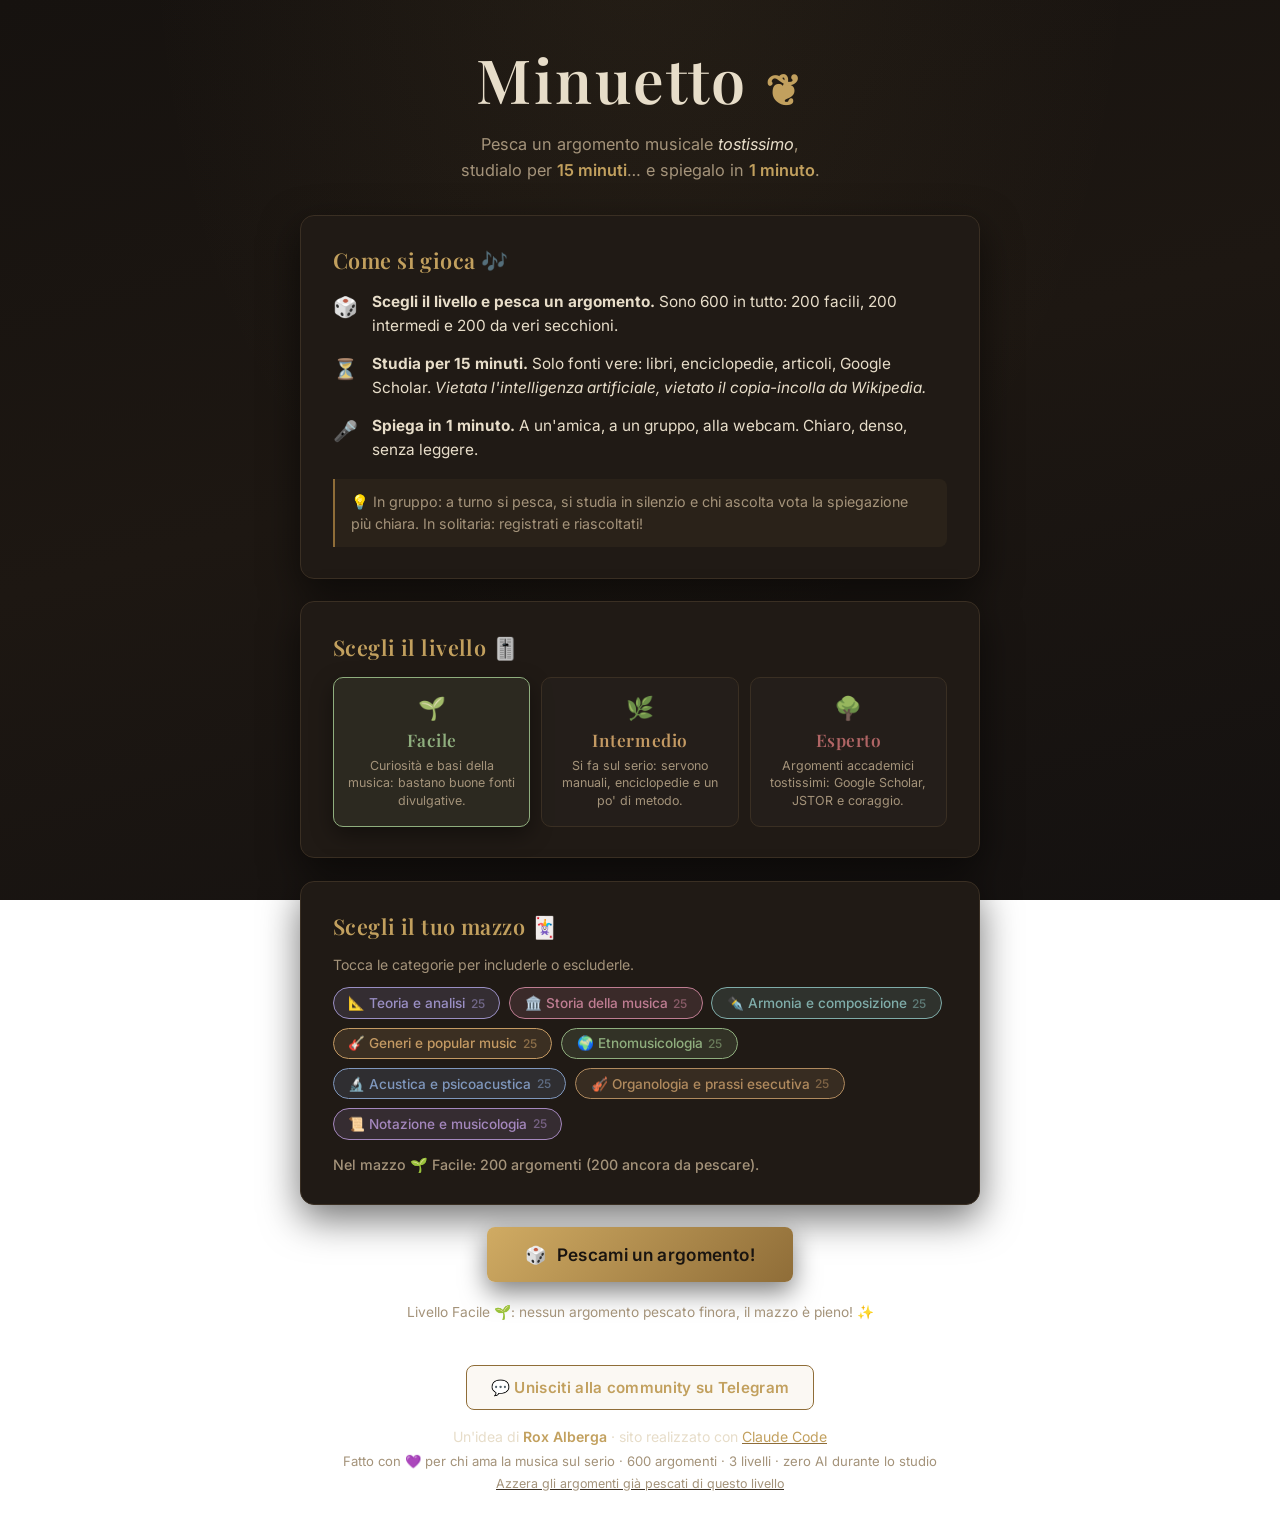
<file: index.html>
<!DOCTYPE html>
<html lang="it">
<head>
  <meta charset="UTF-8">
  <meta name="viewport" content="width=device-width, initial-scale=1.0">
  <title>Minuetto · studia 15 minuti, spiega in 1</title>
  <meta name="description" content="Pesca un argomento musicale accademicamente tosto, studialo per 15 minuti senza AI e spiegalo in 1 minuto. Un gioco per nerd della musica.">
  <link rel="icon" href="data:image/svg+xml,<svg xmlns='http://www.w3.org/2000/svg' viewBox='0 0 100 100'><text y='.9em' font-size='90'>🎼</text></svg>">
  <link rel="preconnect" href="https://fonts.googleapis.com">
  <link rel="preconnect" href="https://fonts.gstatic.com" crossorigin>
  <link href="https://fonts.googleapis.com/css2?family=Playfair+Display:ital,wght@0,500;0,600;0,700;1,500&family=Inter:wght@400;500;600;700&display=swap" rel="stylesheet">
  <link rel="stylesheet" href="style.css">
</head>
<body>

  <div class="floating-notes" aria-hidden="true"></div>

  <header class="hero">
    <h1 class="logo">Minuetto <span class="logo-orn">❦</span></h1>
    <p class="tagline">Pesca un argomento musicale <em>tostissimo</em>,<br>
      studialo per <strong>15 minuti</strong>… e spiegalo in <strong>1 minuto</strong>.</p>
  </header>

  <main>

    <!-- ═══════════ SCHERMATA: HOME ═══════════ -->
    <section id="screen-home" class="screen active">

      <div class="card rules-card">
        <h2>Come si gioca 🎶</h2>
        <ol class="rules">
          <li><span class="rule-emoji">🎲</span><div><strong>Scegli il livello e pesca un argomento.</strong> Sono 600 in tutto: 200 facili, 200 intermedi e 200 da veri secchioni.</div></li>
          <li><span class="rule-emoji">⏳</span><div><strong>Studia per 15 minuti.</strong> Solo fonti vere: libri, enciclopedie, articoli, Google Scholar. <em>Vietata l'intelligenza artificiale, vietato il copia-incolla da Wikipedia.</em></div></li>
          <li><span class="rule-emoji">🎤</span><div><strong>Spiega in 1 minuto.</strong> A un'amica, a un gruppo, alla webcam. Chiaro, denso, senza leggere.</div></li>
        </ol>
        <p class="rules-note">💡 In gruppo: a turno si pesca, si studia in silenzio e chi ascolta vota la spiegazione più chiara. In solitaria: registrati e riascoltati!</p>
      </div>

      <div class="card level-card">
        <h2>Scegli il livello 🎚️</h2>
        <div id="level-picker" class="levels"></div>
      </div>

      <div class="card filter-card">
        <h2>Scegli il tuo mazzo 🃏</h2>
        <p class="filter-hint">Tocca le categorie per includerle o escluderle.</p>
        <div id="category-chips" class="chips"></div>
        <p id="deck-info" class="deck-info"></p>
      </div>

      <button id="btn-draw" class="btn btn-big btn-primary">
        <span class="btn-emoji">🎲</span> Pescami un argomento!
      </button>

      <p id="used-info" class="used-info"></p>

    </section>

    <!-- ═══════════ SCHERMATA: ARGOMENTO PESCATO ═══════════ -->
    <section id="screen-topic" class="screen">
      <div class="card topic-card" id="topic-card">
        <div class="badge-row">
          <div class="topic-badge" id="topic-badge"></div>
          <div class="topic-badge level-badge" id="level-badge"></div>
        </div>
        <p class="topic-label" id="topic-label">Il tuo argomento è…</p>
        <div class="slot-window">
          <h2 class="topic-title" id="topic-title"></h2>
        </div>
        <p class="topic-tip" id="topic-tip"></p>
      </div>
      <div class="btn-row" id="topic-actions">
        <button id="btn-start-study" class="btn btn-big btn-primary"><span class="btn-emoji">⏳</span> Via ai 15 minuti!</button>
        <button id="btn-redraw" class="btn btn-ghost">🔁 Ripesca</button>
        <button id="btn-back-home" class="btn btn-ghost">← Indietro</button>
      </div>
    </section>

    <!-- ═══════════ SCHERMATA: TIMER ═══════════ -->
    <section id="screen-timer" class="screen">
      <div class="card timer-card" id="timer-card">
        <p class="phase-label" id="phase-label">📚 Fase di studio</p>
        <p class="timer-topic" id="timer-topic"></p>

        <div class="ring-wrap">
          <svg class="ring" viewBox="0 0 260 260" aria-hidden="true">
            <circle class="ring-bg" cx="130" cy="130" r="118"/>
            <circle class="ring-fg" id="ring-fg" cx="130" cy="130" r="118"/>
          </svg>
          <div class="timer-display" id="timer-display" role="timer" aria-live="polite">15:00</div>
        </div>

        <p class="phase-hint" id="phase-hint">Niente AI, niente scorciatoie. Scholar, libri e appunti. 💪</p>

        <div class="btn-row">
          <button id="btn-pause" class="btn btn-secondary">⏸️ Pausa</button>
          <button id="btn-skip" class="btn btn-ghost">⏭️ Ho finito, passa alla spiegazione</button>
          <button id="btn-abandon" class="btn btn-ghost btn-danger">✖️ Abbandona</button>
        </div>
      </div>
    </section>

    <!-- ═══════════ SCHERMATA: FINE ═══════════ -->
    <section id="screen-done" class="screen">
      <div class="card done-card">
        <div class="done-emoji">❧ 𝄞 ❦</div>
        <h2>Tempo scaduto, standing ovation!</h2>
        <p class="done-topic" id="done-topic"></p>
        <p class="done-text">Com'è andata la spiegazione? Se chi ti ascoltava ha capito <em>e</em> ha imparato qualcosa, hai vinto il round. 🏆</p>
        <div class="btn-row">
          <button id="btn-again" class="btn btn-big btn-primary"><span class="btn-emoji">🎲</span> Nuovo argomento!</button>
          <button id="btn-done-home" class="btn btn-ghost">🏠 Torna all'inizio</button>
        </div>
      </div>
    </section>

  </main>

  <footer>
    <a class="telegram-link" href="https://t.me/conversazioneroxalberga" target="_blank" rel="noopener">
      💬 Unisciti alla community su Telegram
    </a>
    <p class="credits">Un'idea di <strong>Rox Alberga</strong> · sito realizzato con <a href="https://claude.com/claude-code" target="_blank" rel="noopener">Claude Code</a></p>
    <p>Fatto con 💜 per chi ama la musica sul serio · 600 argomenti · 3 livelli · zero AI durante lo studio</p>
    <button id="btn-reset-used" class="btn-link">Azzera gli argomenti già pescati di questo livello</button>
  </footer>

  <div id="confetti-layer" aria-hidden="true"></div>

  <script src="topics.js"></script>
  <script src="script.js"></script>
</body>
</html>
</file>
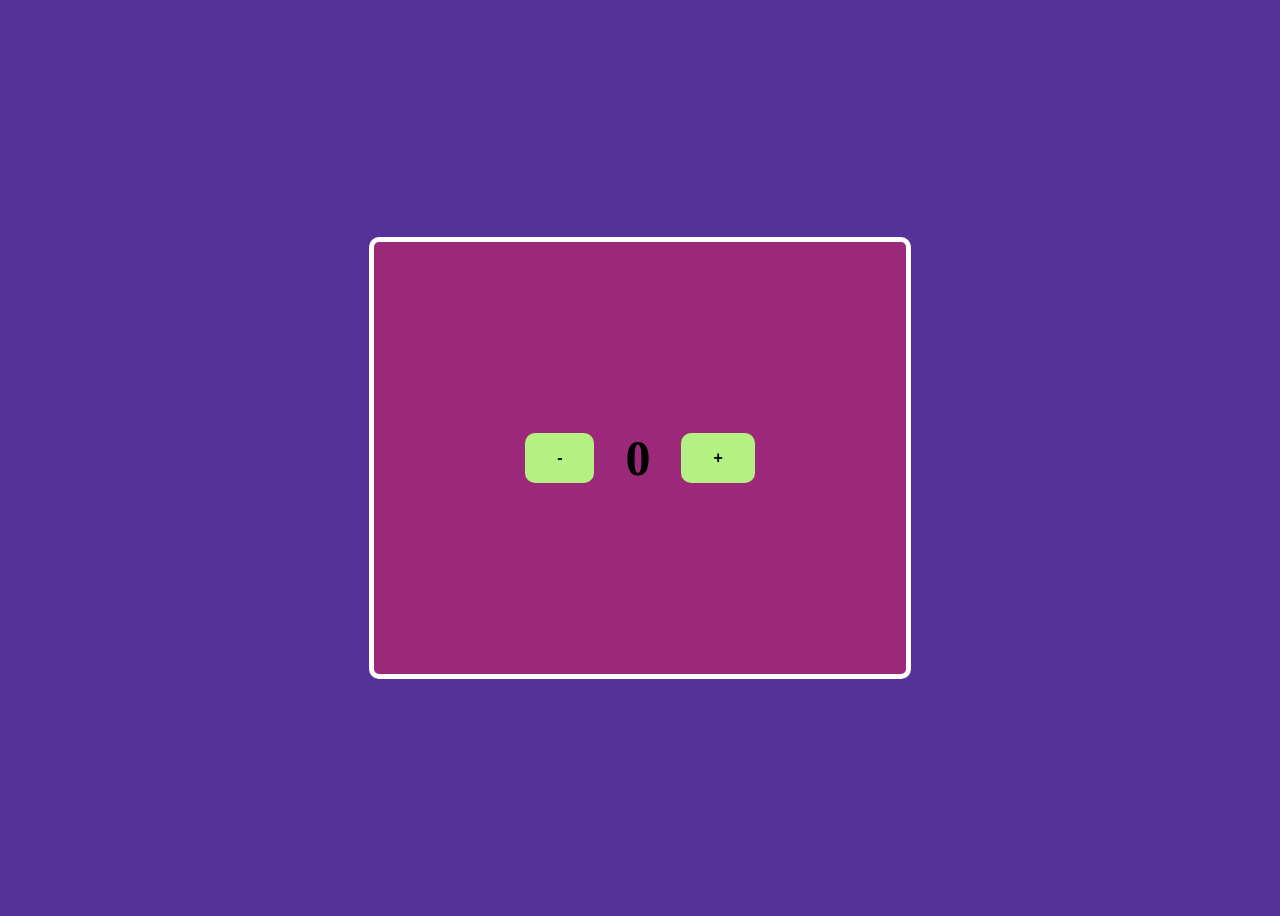
<file: progetto javascript-basic/index.html>
<!DOCTYPE html>
<html lang="it">
<head>
    <meta charset="UTF-8">
    <meta name="viewport" content="width=device-width, initial-scale=1.0">
    <script src='counter.js'></script>
    <link rel="stylesheet" href="stylesheet.css">
    <title>COUNTER</title>
</head>
<body>
    <section class='main'>
        <div class= 'container'>
  
   
            <button id="minus" onclick="meno()">-</button>
            <p id="para"> 0 </p>
            <button id="plus" onclick="più()">+</button>


        </div>   


    </section>
   
</body>
</html>
</file>
<file: style.css>
/* ═══════════════════════════════════════════════
   Minuetto ❦ — foglio di stile (dark academia)
   ═══════════════════════════════════════════════ */

:root {
  --bg-1: #16120f;
  --bg-2: #1d1712;
  --bg-3: #141110;
  --card: #201a15;
  --card-edge: #3a2f23;
  --ink: #e7ddc9;
  --ink-soft: #a4937a;
  --gold: #c2a05e;
  --gold-deep: #8f6d38;
  --bordeaux: #a05252;
  --shadow: 0 14px 38px rgba(0, 0, 0, 0.55);
  --radius: 14px;
}

* { margin: 0; padding: 0; box-sizing: border-box; }

html { scroll-behavior: smooth; }

body {
  font-family: "Inter", "Segoe UI", sans-serif;
  color: var(--ink);
  min-height: 100vh;
  background:
    radial-gradient(ellipse at 50% -10%, rgba(194, 160, 94, 0.07), transparent 55%),
    linear-gradient(165deg, var(--bg-1) 0%, var(--bg-2) 48%, var(--bg-3) 100%);
  background-attachment: fixed;
  display: flex;
  flex-direction: column;
  align-items: center;
  padding: 2.4rem 1rem 3rem;
  overflow-x: hidden;
}

/* ── Notine fluttuanti sullo sfondo ── */
.floating-notes {
  position: fixed;
  inset: 0;
  pointer-events: none;
  z-index: 0;
  overflow: hidden;
}
.floating-notes span {
  position: absolute;
  bottom: -3rem;
  font-size: 1.6rem;
  color: var(--gold);
  opacity: 0;
  animation: floatUp linear infinite;
}
@keyframes floatUp {
  0%   { transform: translateY(0) rotate(-8deg); opacity: 0; }
  10%  { opacity: .12; }
  90%  { opacity: .08; }
  100% { transform: translateY(-110vh) rotate(14deg); opacity: 0; }
}

header, main, footer { position: relative; z-index: 1; width: 100%; max-width: 680px; }

/* ── Header ── */
.hero { text-align: center; margin-bottom: 2rem; }
.logo {
  font-family: "Playfair Display", serif;
  font-size: clamp(2.6rem, 8vw, 3.8rem);
  font-weight: 600;
  letter-spacing: 0.04em;
  color: var(--ink);
}
.logo-orn {
  color: var(--gold);
  font-size: .7em;
  vertical-align: middle;
  display: inline-block;
}
.tagline { margin-top: .7rem; font-size: 1.02rem; color: var(--ink-soft); line-height: 1.6; }
.tagline strong { color: var(--gold); font-weight: 600; }
.tagline em { font-style: italic; color: var(--ink); }

/* ── Schermate ── */
.screen { display: none; flex-direction: column; align-items: center; gap: 1.4rem; animation: pop .35s ease; }
.screen.active { display: flex; }
@keyframes pop {
  from { opacity: 0; transform: translateY(14px) scale(.99); }
  to   { opacity: 1; transform: none; }
}

/* ── Card generiche ── */
.card {
  background: var(--card);
  border-radius: var(--radius);
  box-shadow: var(--shadow);
  padding: 1.9rem 2rem;
  width: 100%;
  border: 1px solid var(--card-edge);
}
.card h2 {
  font-family: "Playfair Display", serif;
  font-size: 1.35rem;
  font-weight: 600;
  letter-spacing: 0.02em;
  margin-bottom: 1rem;
  color: var(--gold);
}

/* ── Regole ── */
.rules { list-style: none; display: flex; flex-direction: column; gap: .9rem; }
.rules li { display: flex; gap: .85rem; align-items: flex-start; line-height: 1.55; font-size: .96rem; }
.rule-emoji { font-size: 1.25rem; flex-shrink: 0; margin-top: .1rem; filter: saturate(.55); }
.rules-note {
  margin-top: 1.1rem;
  font-size: .89rem;
  color: var(--ink-soft);
  background: rgba(194, 160, 94, 0.06);
  border-left: 2px solid var(--gold-deep);
  border-radius: 0 8px 8px 0;
  padding: .75rem 1rem;
  line-height: 1.55;
}

/* ── Selettore di livello ── */
.levels { display: grid; grid-template-columns: repeat(3, 1fr); gap: .7rem; }
.level-option {
  font-family: inherit;
  display: flex;
  flex-direction: column;
  align-items: center;
  gap: .35rem;
  text-align: center;
  background: rgba(255, 255, 255, 0.02);
  border: 1px solid var(--card-edge);
  border-radius: 10px;
  padding: 1.05rem .7rem;
  cursor: pointer;
  transition: all .18s ease;
  color: var(--ink);
}
.level-option:hover { transform: translateY(-2px); border-color: var(--level-color); }
.level-option.on {
  border-color: var(--level-color);
  background: color-mix(in srgb, var(--level-color) 10%, transparent);
  box-shadow: 0 8px 22px rgba(0, 0, 0, 0.4);
}
.level-emoji { font-size: 1.4rem; filter: saturate(.6); }
.level-name {
  font-family: "Playfair Display", serif;
  font-weight: 600;
  font-size: 1.08rem;
  letter-spacing: 0.03em;
  color: var(--level-color);
}
.level-desc { font-size: .78rem; color: var(--ink-soft); line-height: 1.4; }

/* ── Filtri categorie ── */
.filter-hint { font-size: .88rem; color: var(--ink-soft); margin-bottom: .9rem; }
.chips { display: flex; flex-wrap: wrap; gap: .55rem; }
.chip {
  font-family: inherit;
  font-weight: 500;
  font-size: .85rem;
  border: 1px solid color-mix(in srgb, var(--chip-color, var(--gold)) 55%, transparent);
  color: var(--chip-color, var(--gold));
  background: transparent;
  border-radius: 999px;
  padding: .42rem .9rem;
  cursor: pointer;
  transition: all .18s ease;
  display: inline-flex;
  align-items: center;
  gap: .35rem;
}
.chip.on {
  background: color-mix(in srgb, var(--chip-color, var(--gold)) 16%, transparent);
  border-color: var(--chip-color, var(--gold));
}
.chip:hover { transform: translateY(-1px); }
.chip:active { transform: scale(.97); }
.chip .count { opacity: .6; font-size: .75rem; }
.deck-info { margin-top: 1rem; font-size: .89rem; font-weight: 500; color: var(--ink-soft); }

/* ── Bottoni ── */
.btn {
  font-family: "Inter", sans-serif;
  font-weight: 600;
  letter-spacing: 0.02em;
  border: none;
  border-radius: 8px;
  cursor: pointer;
  transition: transform .15s ease, box-shadow .15s ease, background .15s ease, color .15s ease;
  font-size: .96rem;
  padding: .8rem 1.5rem;
}
.btn:active { transform: scale(.97); }
.btn-big { font-size: 1.08rem; padding: 1.05rem 2.4rem; }
.btn-primary {
  background: linear-gradient(135deg, #d0ab63, var(--gold-deep));
  color: #191410;
  box-shadow: 0 10px 26px rgba(0, 0, 0, 0.5);
}
.btn-primary:hover { transform: translateY(-2px); box-shadow: 0 14px 30px rgba(0, 0, 0, 0.55), 0 0 24px rgba(194, 160, 94, 0.18); }
.btn-secondary { background: rgba(194, 160, 94, 0.1); color: var(--gold); border: 1px solid var(--card-edge); }
.btn-secondary:hover { background: rgba(194, 160, 94, 0.18); }
.btn-ghost { background: transparent; color: var(--ink-soft); }
.btn-ghost:hover { color: var(--gold); background: rgba(194, 160, 94, 0.07); }
.btn-danger:hover { color: #c47070; background: rgba(160, 82, 82, 0.12); }
.btn-emoji { display: inline-block; margin-right: .3rem; filter: saturate(.6); }
.btn-row { display: flex; flex-wrap: wrap; gap: .7rem; justify-content: center; align-items: center; }

.used-info { font-size: .86rem; color: var(--ink-soft); }

/* ── Card argomento ── */
.topic-card { text-align: center; padding: 2.4rem 2.1rem; animation: cardFlip .5s ease; }
@keyframes cardFlip {
  from { transform: rotateX(55deg) scale(.94); opacity: 0; }
  to   { transform: none; opacity: 1; }
}
.badge-row {
  display: flex;
  justify-content: center;
  flex-wrap: wrap;
  gap: .5rem;
  margin-bottom: 1.2rem;
}
.topic-badge {
  display: inline-flex;
  align-items: center;
  gap: .4rem;
  font-weight: 600;
  font-size: .78rem;
  letter-spacing: 0.06em;
  text-transform: uppercase;
  color: color-mix(in srgb, var(--badge-color, var(--gold)) 75%, #fff);
  background: color-mix(in srgb, var(--badge-color, var(--gold)) 14%, transparent);
  border: 1px solid color-mix(in srgb, var(--badge-color, var(--gold)) 45%, transparent);
  border-radius: 999px;
  padding: .38rem 1rem;
}
.topic-label {
  font-size: .82rem;
  letter-spacing: 0.18em;
  text-transform: uppercase;
  color: var(--ink-soft);
  margin-bottom: .6rem;
}
.slot-window {
  display: flex;
  align-items: center;
  justify-content: center;
  min-height: 7.6rem;
  overflow: hidden;
  border-radius: 10px;
  margin-bottom: 1.2rem;
  transition: background .3s, box-shadow .3s;
}
.topic-title {
  font-family: "Playfair Display", serif;
  font-size: clamp(1.25rem, 4vw, 1.6rem);
  font-weight: 600;
  line-height: 1.45;
  color: var(--ink);
  margin: 0;
}

/* ── Slot machine: mentre gira ── */
.topic-card.spinning .slot-window {
  background: linear-gradient(180deg, #241d16, var(--bg-1) 30%, var(--bg-1) 70%, #241d16);
  box-shadow: inset 0 12px 16px -10px rgba(0, 0, 0, 0.8),
              inset 0 -12px 16px -10px rgba(0, 0, 0, 0.8),
              inset 0 0 0 1px var(--card-edge);
}
.topic-card.spinning .topic-title { color: var(--ink-soft); }
.topic-card.spinning .badge-row { visibility: hidden; }
.topic-card.spinning { animation: slotShake .5s ease-in-out infinite; }
@keyframes slotShake {
  0%, 100% { transform: rotate(0deg); }
  25%      { transform: rotate(.3deg); }
  75%      { transform: rotate(-.3deg); }
}
.topic-title.rolling { animation: slotRoll .34s ease-out; }
@keyframes slotRoll {
  0%   { transform: translateY(105%); opacity: 0; filter: blur(3px); }
  60%  { opacity: 1; }
  100% { transform: translateY(0); filter: blur(0); }
}

/* ── Slot machine: atterraggio ── */
.topic-card.landed { animation: none; }
.topic-card.landed .topic-title { animation: slotLand .55s cubic-bezier(.2, 1.6, .45, 1); }
@keyframes slotLand {
  0%   { transform: translateY(70%) scale(.88); opacity: 0; }
  100% { transform: translateY(0) scale(1); opacity: 1; }
}
.topic-card.landed .badge-row { animation: pop .45s ease .1s backwards; }
.topic-card.landed .topic-tip { animation: pop .45s ease .25s backwards; }

.hidden-while-spinning { opacity: 0; pointer-events: none; }
#topic-actions { transition: opacity .35s ease; }

.topic-tip { font-size: .89rem; color: var(--ink-soft); line-height: 1.55; }
.topic-tip a { color: var(--gold); font-weight: 600; text-decoration-color: var(--gold-deep); }

/* ── Timer ── */
.timer-card { text-align: center; padding: 2.1rem 1.7rem; }
.timer-card.explain-mode { border-color: color-mix(in srgb, var(--bordeaux) 55%, transparent); background: #221713; }
.phase-label {
  font-family: "Playfair Display", serif;
  font-size: 1.35rem;
  font-weight: 600;
  letter-spacing: 0.03em;
  color: var(--gold);
}
.explain-mode .phase-label { color: #c47070; }
.timer-topic { font-size: .9rem; color: var(--ink-soft); margin: .55rem auto 1.3rem; max-width: 46ch; line-height: 1.5; }

.ring-wrap { position: relative; width: min(260px, 72vw); margin: 0 auto 1.3rem; }
.ring { width: 100%; height: auto; transform: rotate(-90deg); }
.ring-bg { fill: none; stroke: #2b241c; stroke-width: 10; }
.ring-fg {
  fill: none;
  stroke: var(--gold);
  stroke-width: 10;
  stroke-linecap: round;
  stroke-dasharray: 741.4;   /* 2πr, r=118 */
  stroke-dashoffset: 0;
  transition: stroke-dashoffset 1s linear, stroke .4s;
}
.explain-mode .ring-fg { stroke: var(--bordeaux); }
.timer-card.urgent .ring-fg { stroke: #c25b5b; }
.timer-display {
  position: absolute;
  inset: 0;
  display: flex;
  align-items: center;
  justify-content: center;
  font-family: "Inter", sans-serif;
  font-size: clamp(2.5rem, 11vw, 3.4rem);
  font-weight: 700;
  letter-spacing: 0.02em;
  color: var(--ink);
  font-variant-numeric: tabular-nums;
}
.timer-card.urgent .timer-display { color: #c47070; animation: pulse 1s ease-in-out infinite; }
@keyframes pulse {
  0%, 100% { transform: scale(1); }
  50%      { transform: scale(1.05); }
}
.phase-hint { font-size: .9rem; color: var(--ink-soft); margin-bottom: 1.3rem; line-height: 1.55; }

/* ── Fine ── */
.done-card { text-align: center; padding: 2.5rem 2.1rem; }
.done-emoji {
  font-family: "Playfair Display", serif;
  font-size: 2.2rem;
  color: var(--gold);
  letter-spacing: .35em;
  margin-bottom: 1rem;
}
.done-topic {
  font-family: "Playfair Display", serif;
  font-style: italic;
  font-weight: 500;
  color: var(--gold);
  margin: .6rem auto 1rem;
  max-width: 46ch;
  line-height: 1.5;
}
.done-text { color: var(--ink-soft); line-height: 1.6; margin-bottom: 1.5rem; }

/* ── Footer ── */
footer { text-align: center; margin-top: 2.8rem; font-size: .82rem; color: var(--ink-soft); }
.telegram-link {
  display: inline-flex;
  align-items: center;
  gap: .5rem;
  font-size: .95rem;
  font-weight: 600;
  letter-spacing: 0.02em;
  color: var(--gold);
  text-decoration: none;
  border: 1px solid var(--gold-deep);
  border-radius: 8px;
  padding: .75rem 1.5rem;
  margin-bottom: 1.1rem;
  background: rgba(194, 160, 94, 0.07);
  transition: all .18s ease;
}
.telegram-link:hover {
  background: rgba(194, 160, 94, 0.16);
  transform: translateY(-2px);
  box-shadow: 0 8px 22px rgba(0, 0, 0, 0.4);
}
.credits { font-size: .88rem; color: var(--ink); margin-bottom: .5rem; }
.credits strong { color: var(--gold); font-weight: 600; }
.credits a { color: var(--gold); text-decoration-color: var(--gold-deep); }
.btn-link {
  background: none;
  border: none;
  color: var(--ink-soft);
  text-decoration: underline;
  text-decoration-color: var(--card-edge);
  cursor: pointer;
  font: inherit;
  font-size: .78rem;
  margin-top: .45rem;
}
.btn-link:hover { color: var(--gold); }

/* ── Coriandoli ── */
#confetti-layer { position: fixed; inset: 0; pointer-events: none; z-index: 50; overflow: hidden; }
.confetto {
  position: absolute;
  top: -2rem;
  font-size: 1.4rem;
  animation: confettiFall linear forwards;
}
@keyframes confettiFall {
  to { transform: translateY(115vh) rotate(720deg); opacity: .45; }
}

/* ── Mobile ── */
@media (max-width: 480px) {
  body { padding: 1.3rem .8rem 2.4rem; }
  .card { padding: 1.5rem 1.2rem; }
  .btn-big { width: 100%; }
  .levels { grid-template-columns: 1fr; }
  .level-option { flex-direction: row; text-align: left; }
  .level-option .level-desc { flex: 1; }
}
</file>
<file: progetto javascript-basic/stylesheet.css>
body {
    background-color: #553297;
    height: 100vh;
    display: flex;
    justify-content: center;
    align-self: center;
}
.main {
    display: flex;
    justify-content: center;
    align-self: center;
}

.container {
    border: 5px solid white;
    border-radius: 10px;
    width: 500px;
    min-height: 400px;
    display: flex;
    justify-content: center;
    align-items: center;
    flex-direction: row;
    padding: 1rem;
    background-color: #9b2878;
}


button {
    padding: 1rem 2rem;
    font-size: 1rem;
    background-color: #b4f082;
    border: none;
    border-radius: 10px;
    color: black;
    font-weight: bold;
    margin: 1rem;
    cursor: pointer;
}

p{
    font-size: 50px;
    font-weight: bold;
    margin: 15px;
}
</file>
